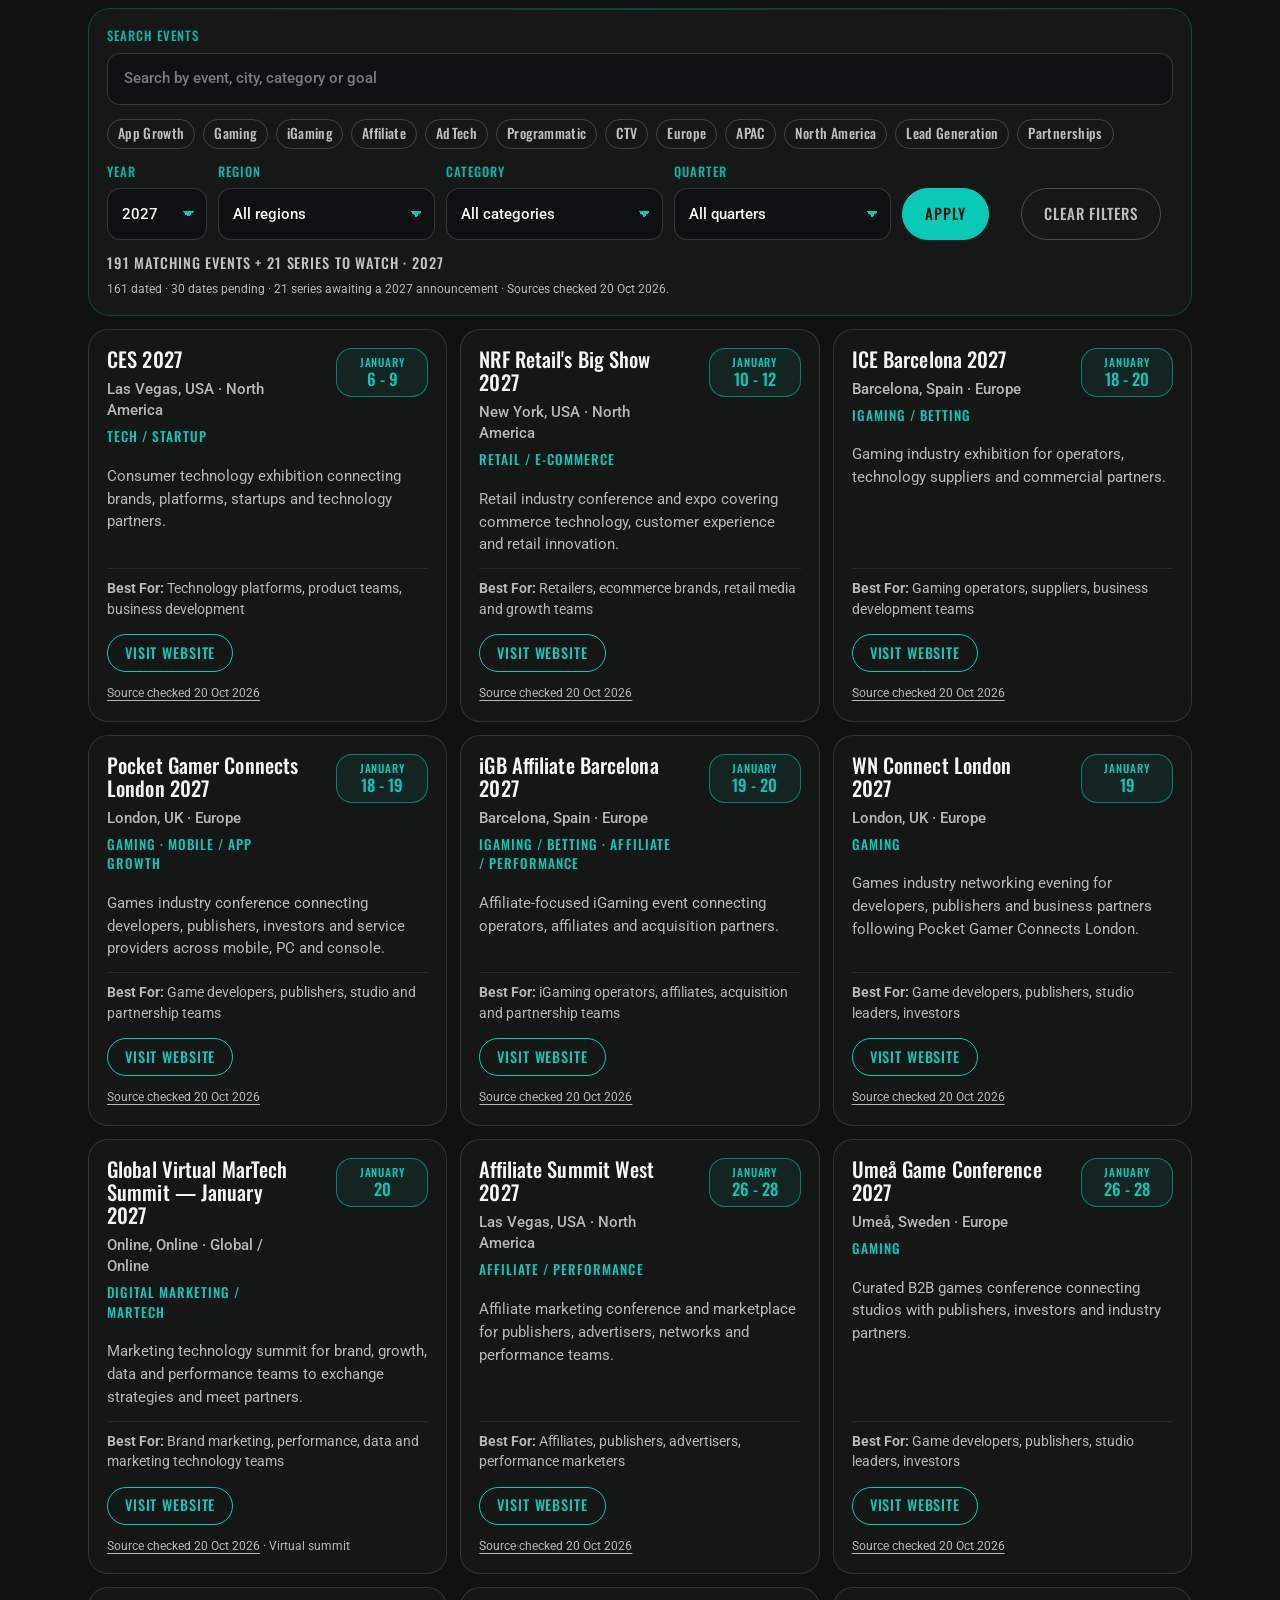
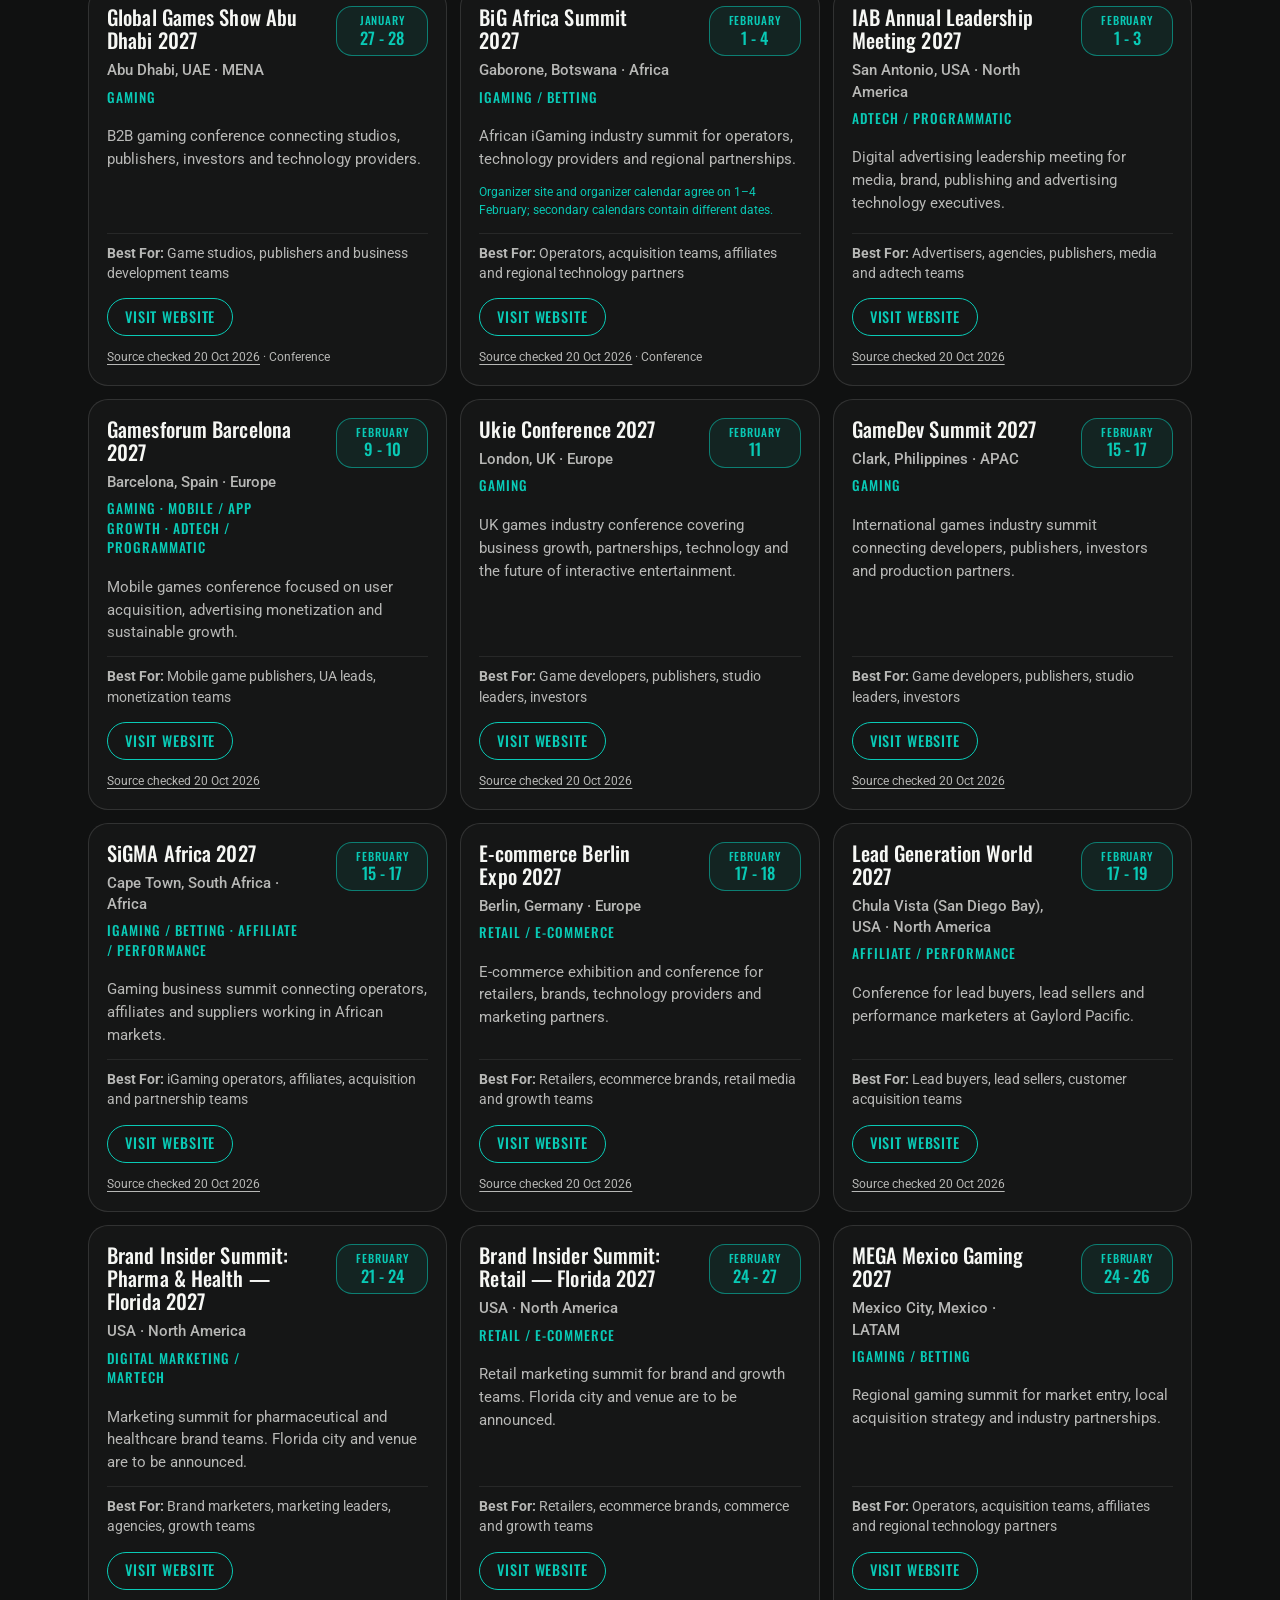
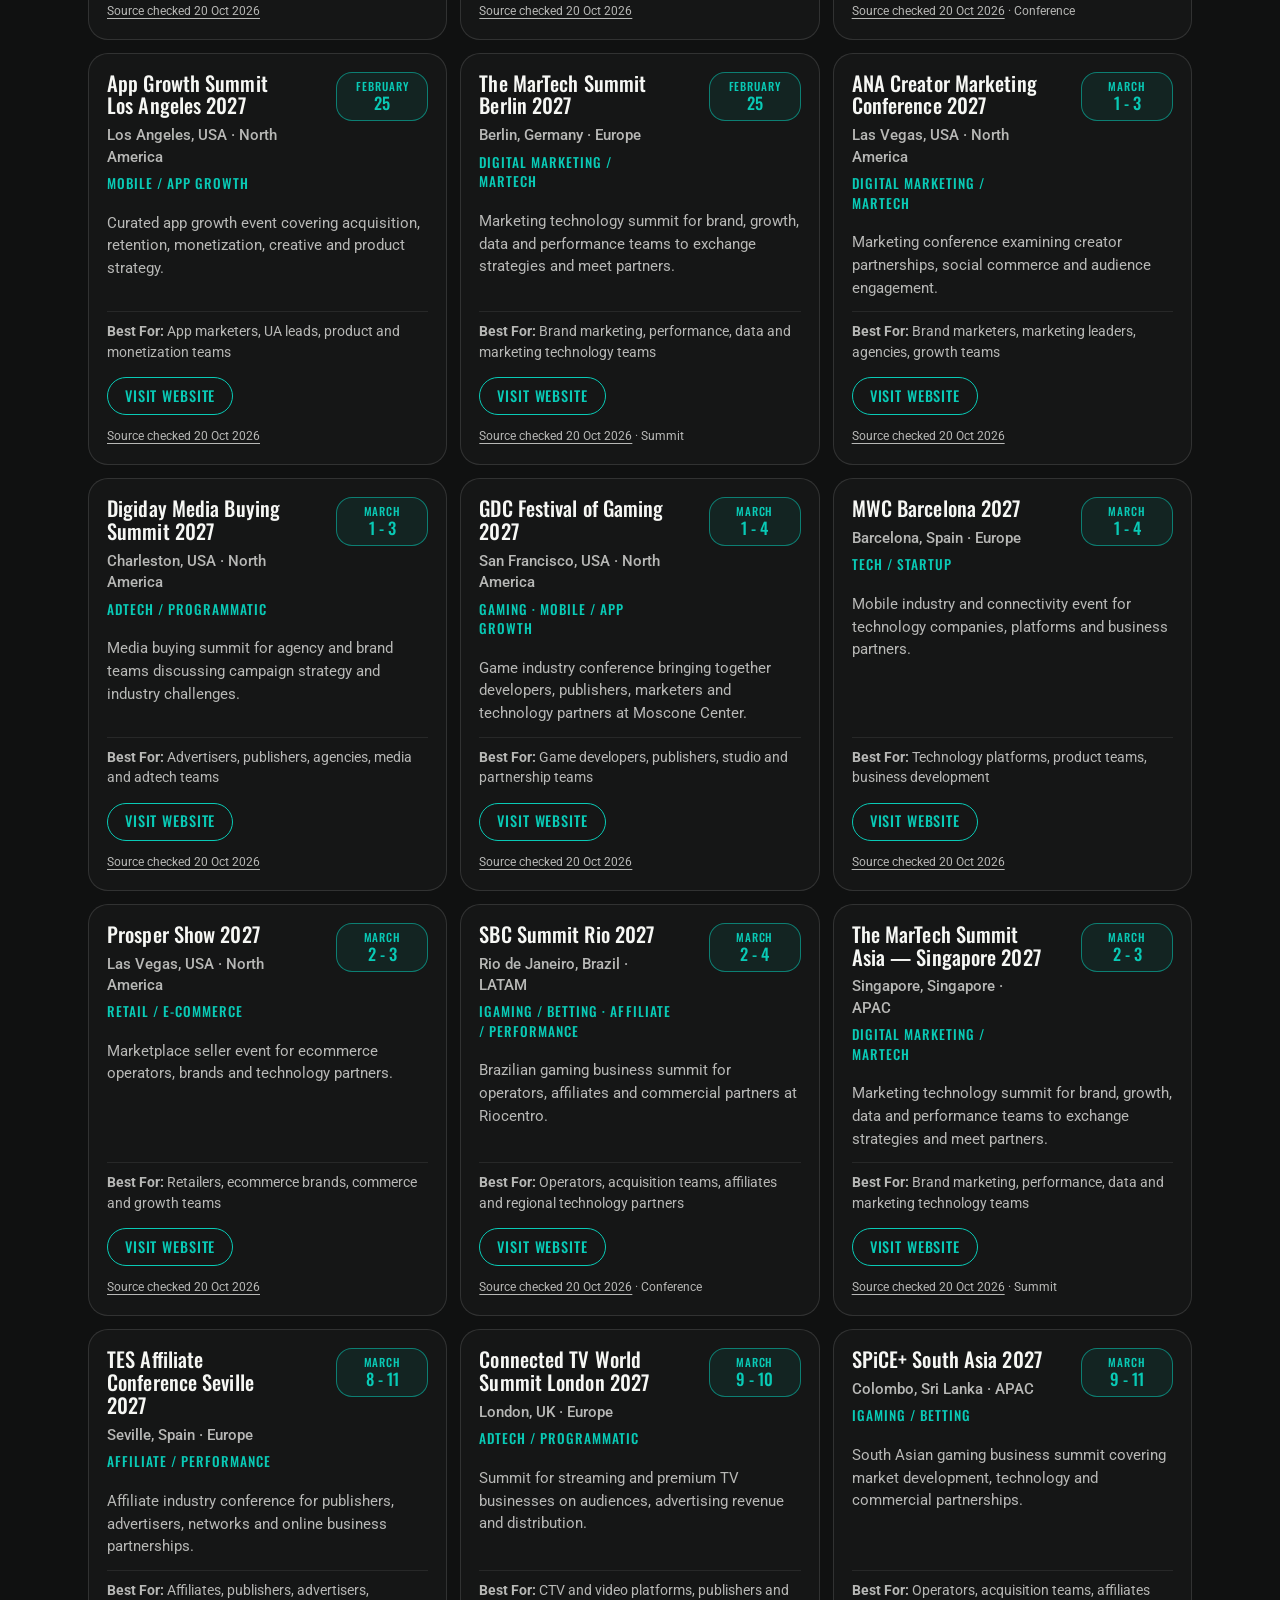
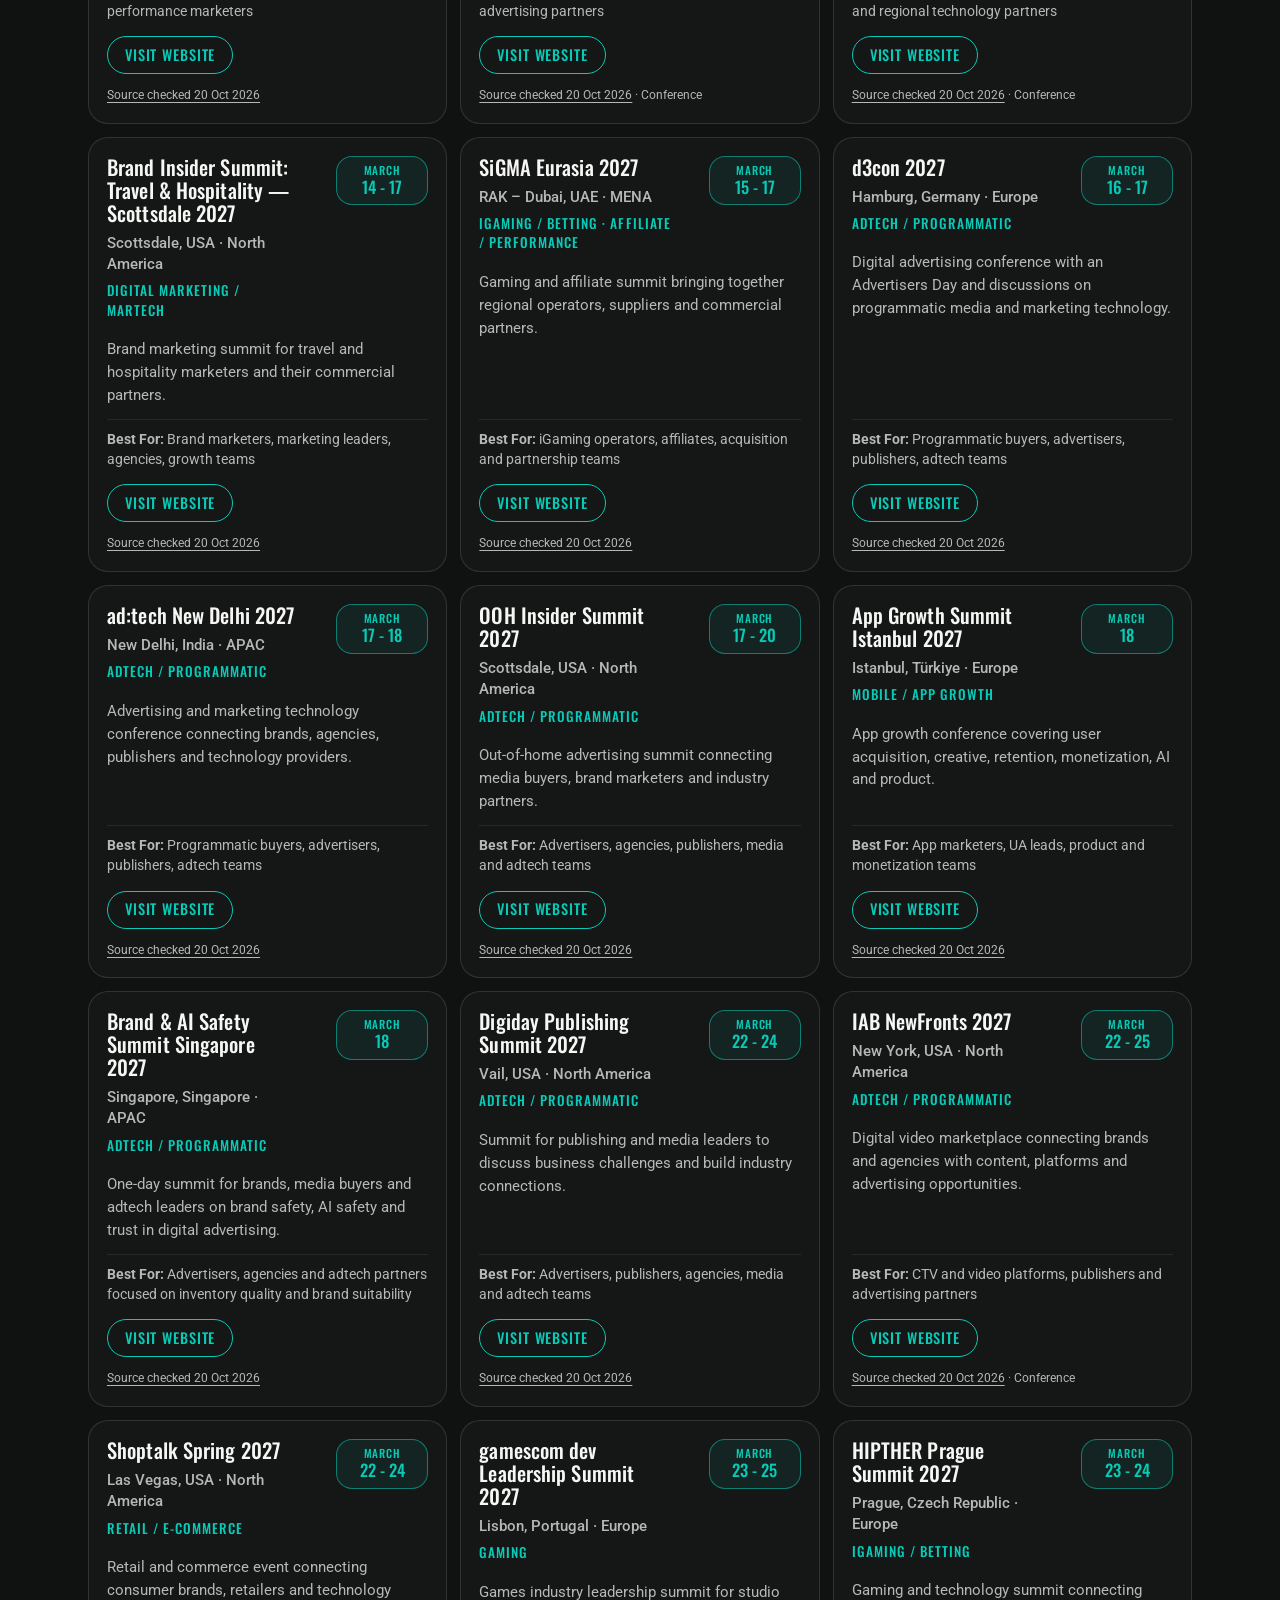
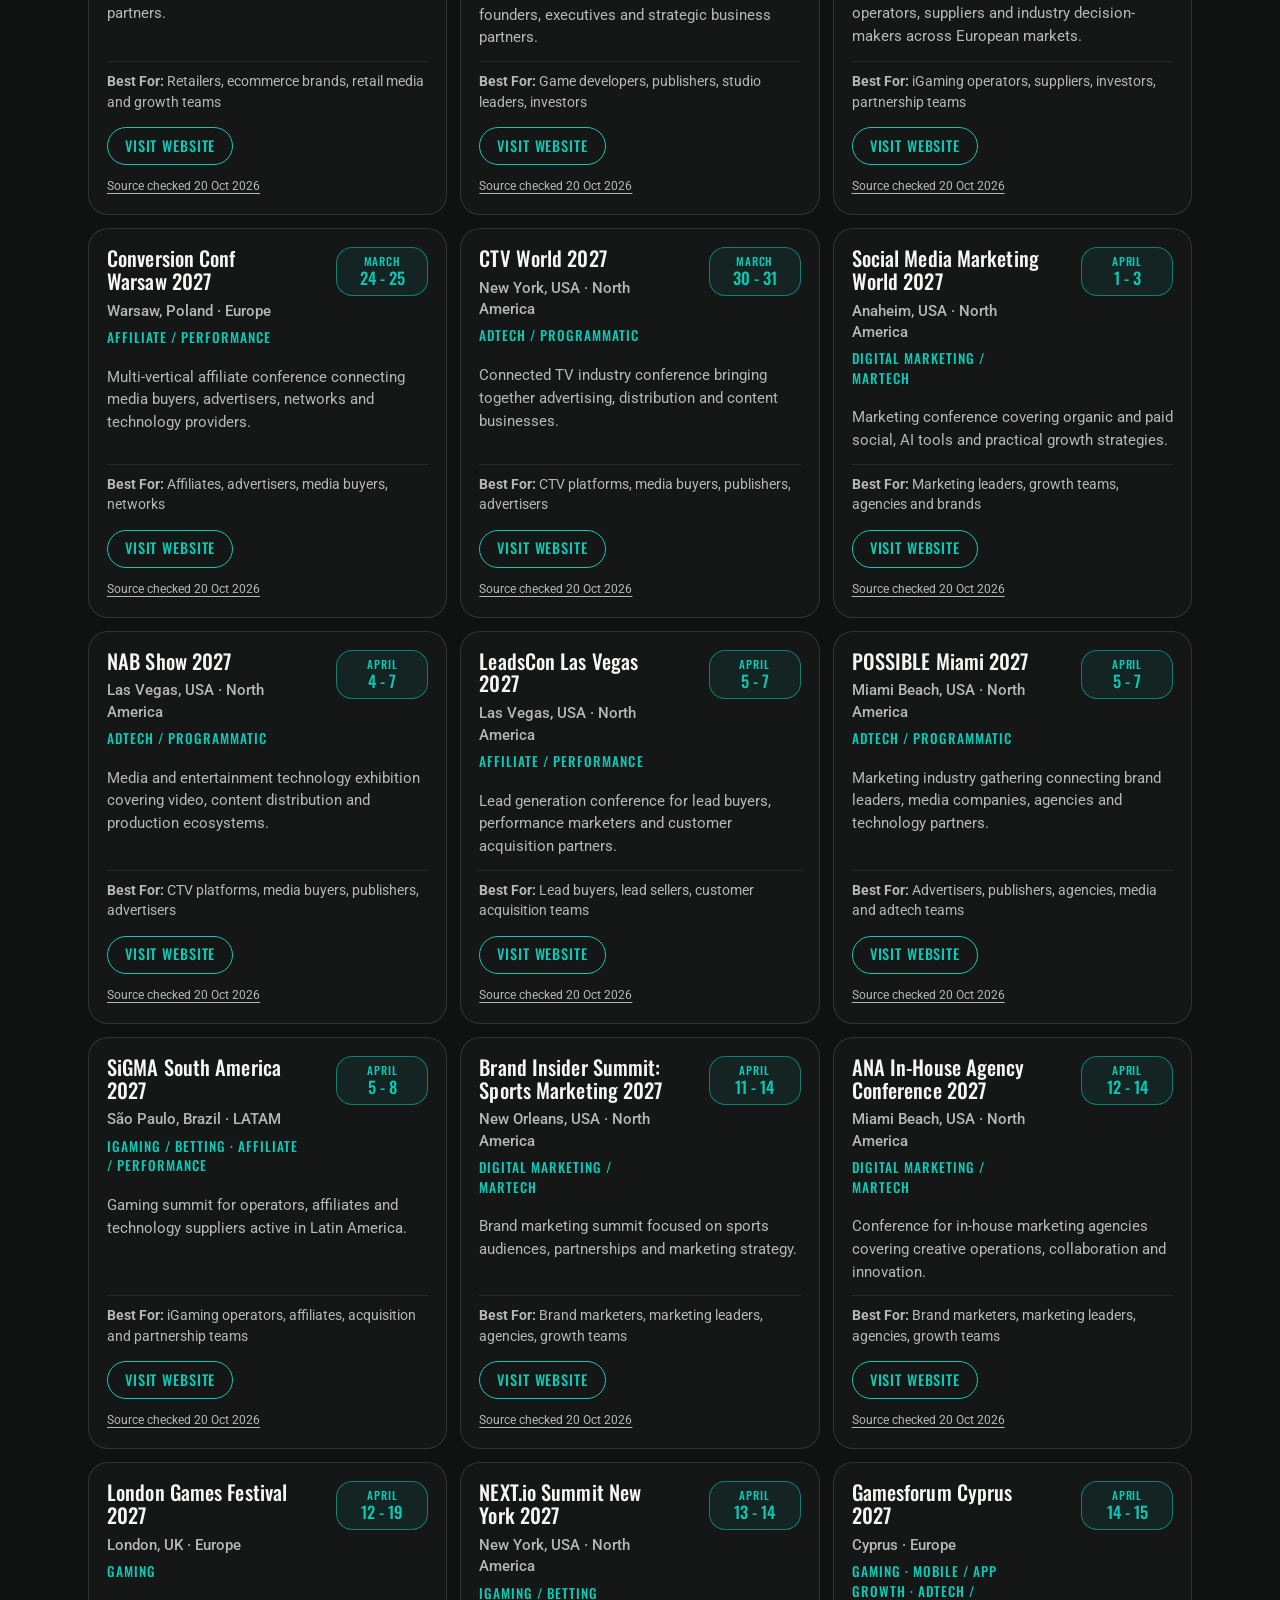
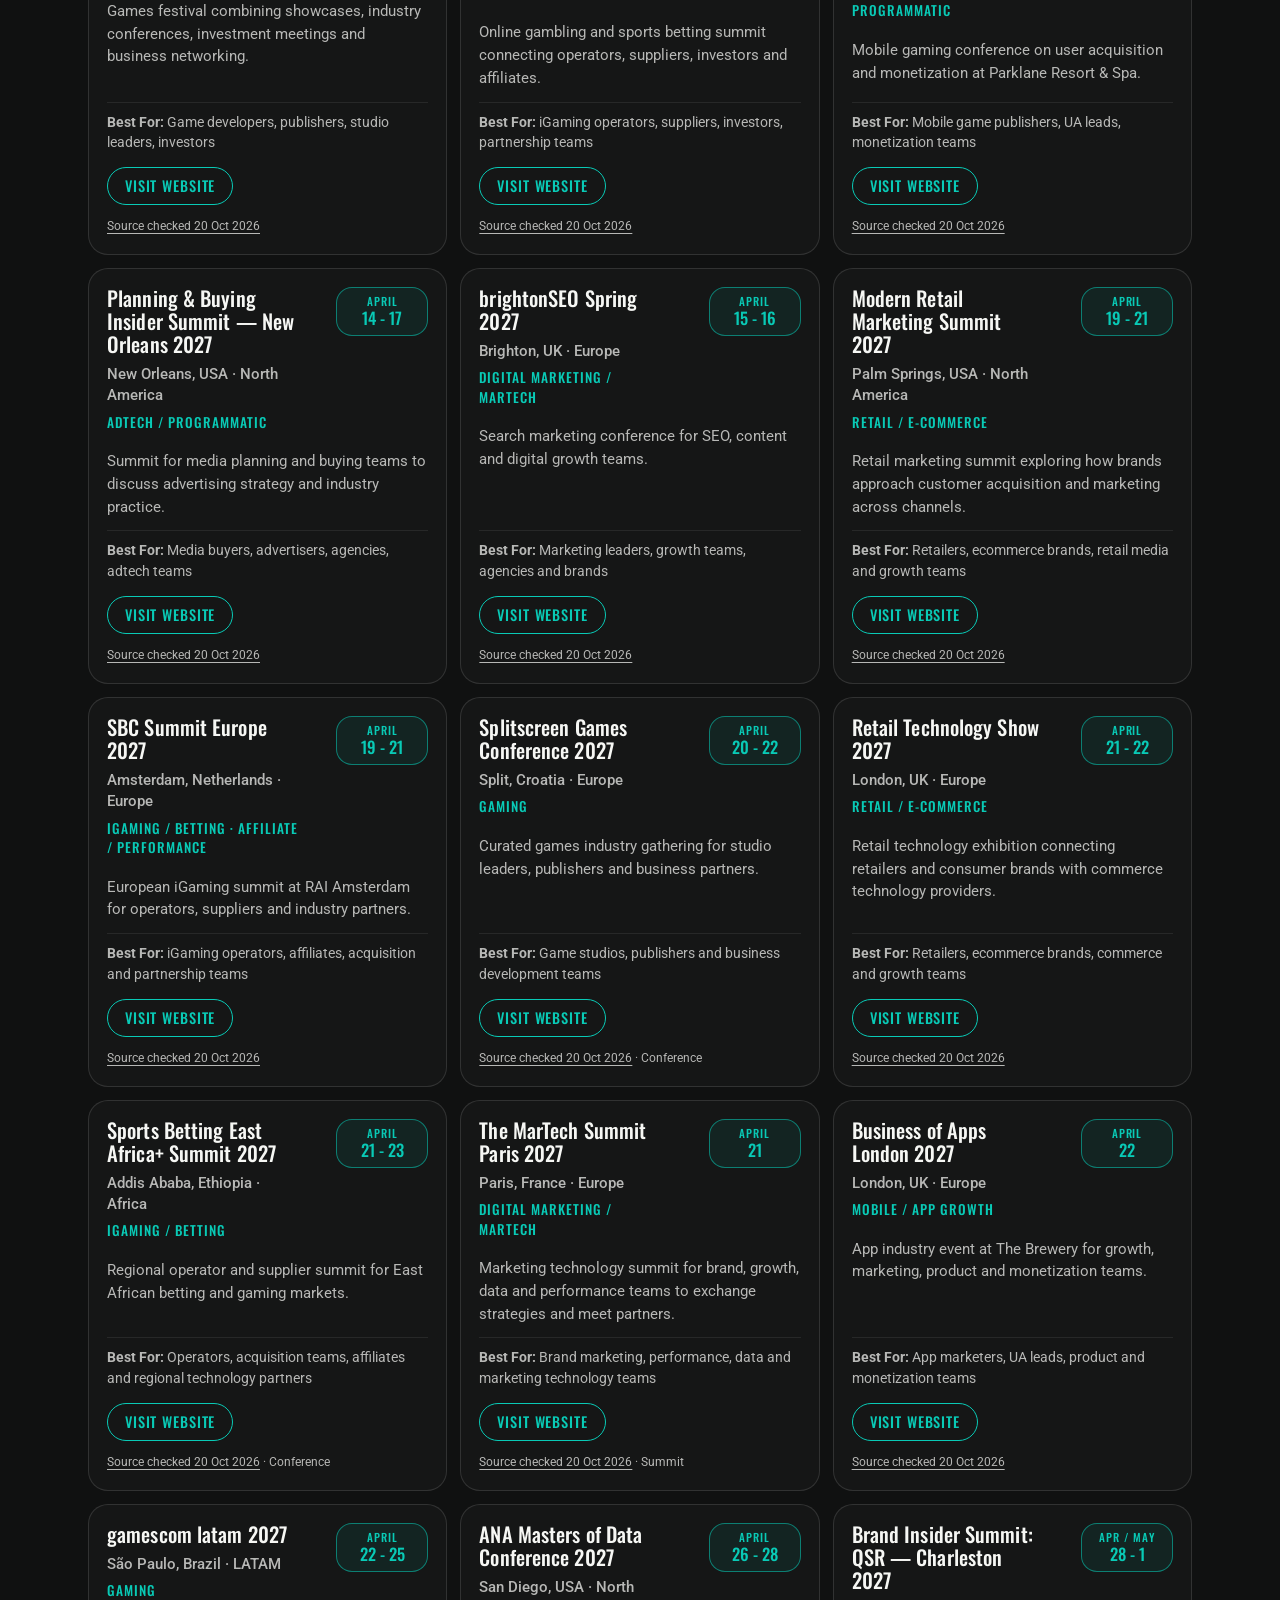
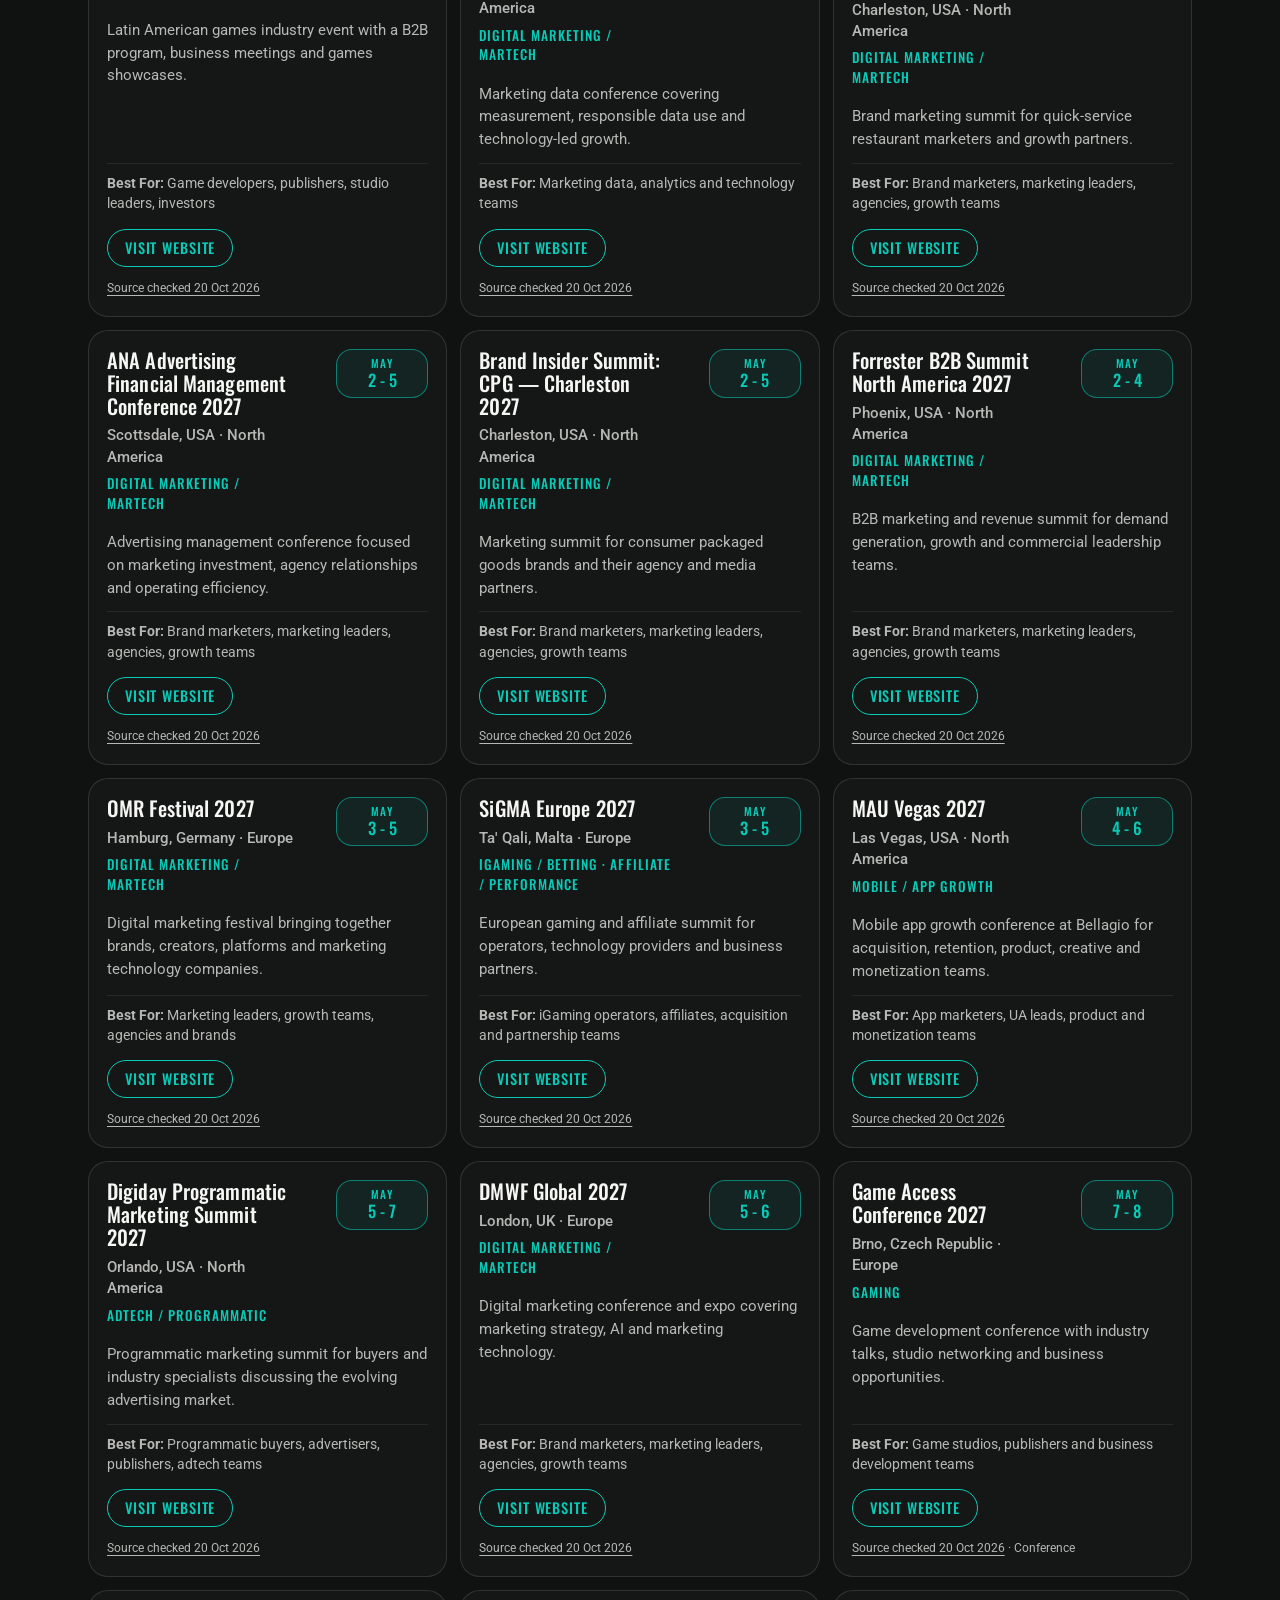
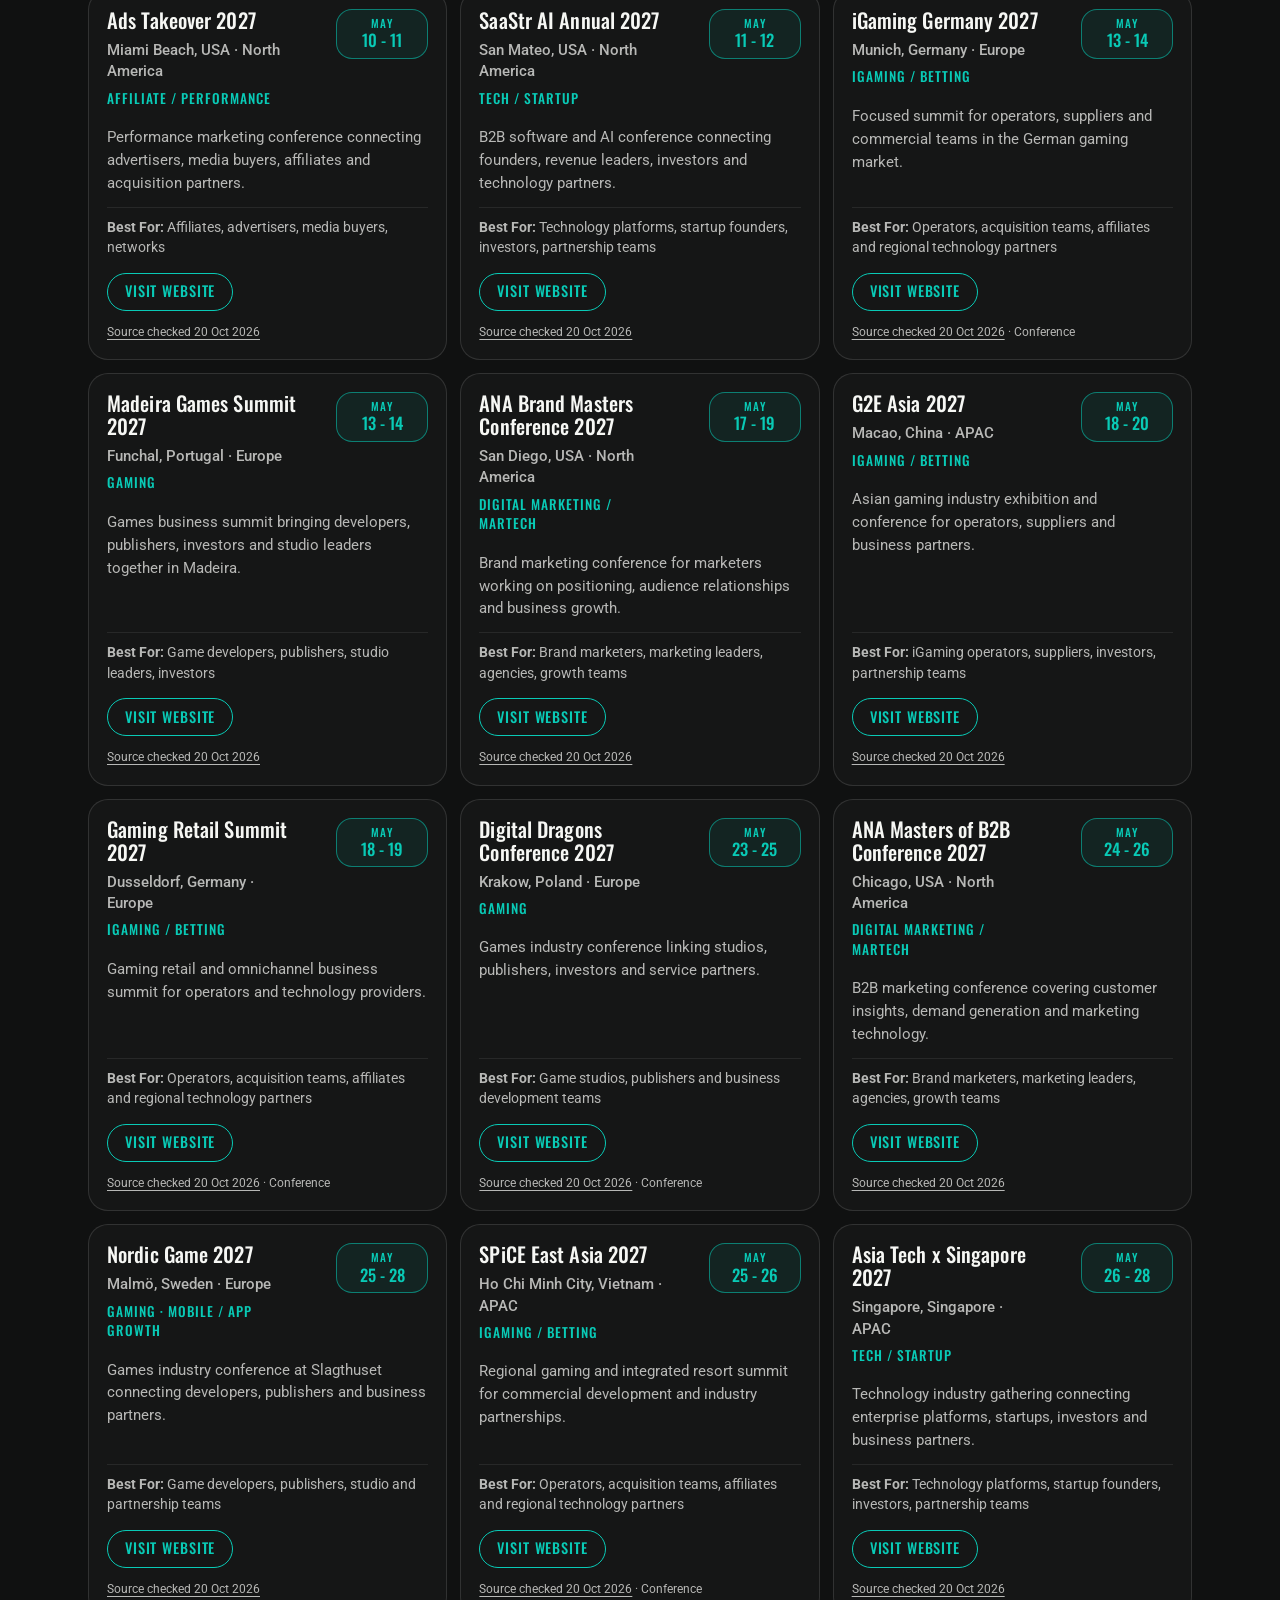
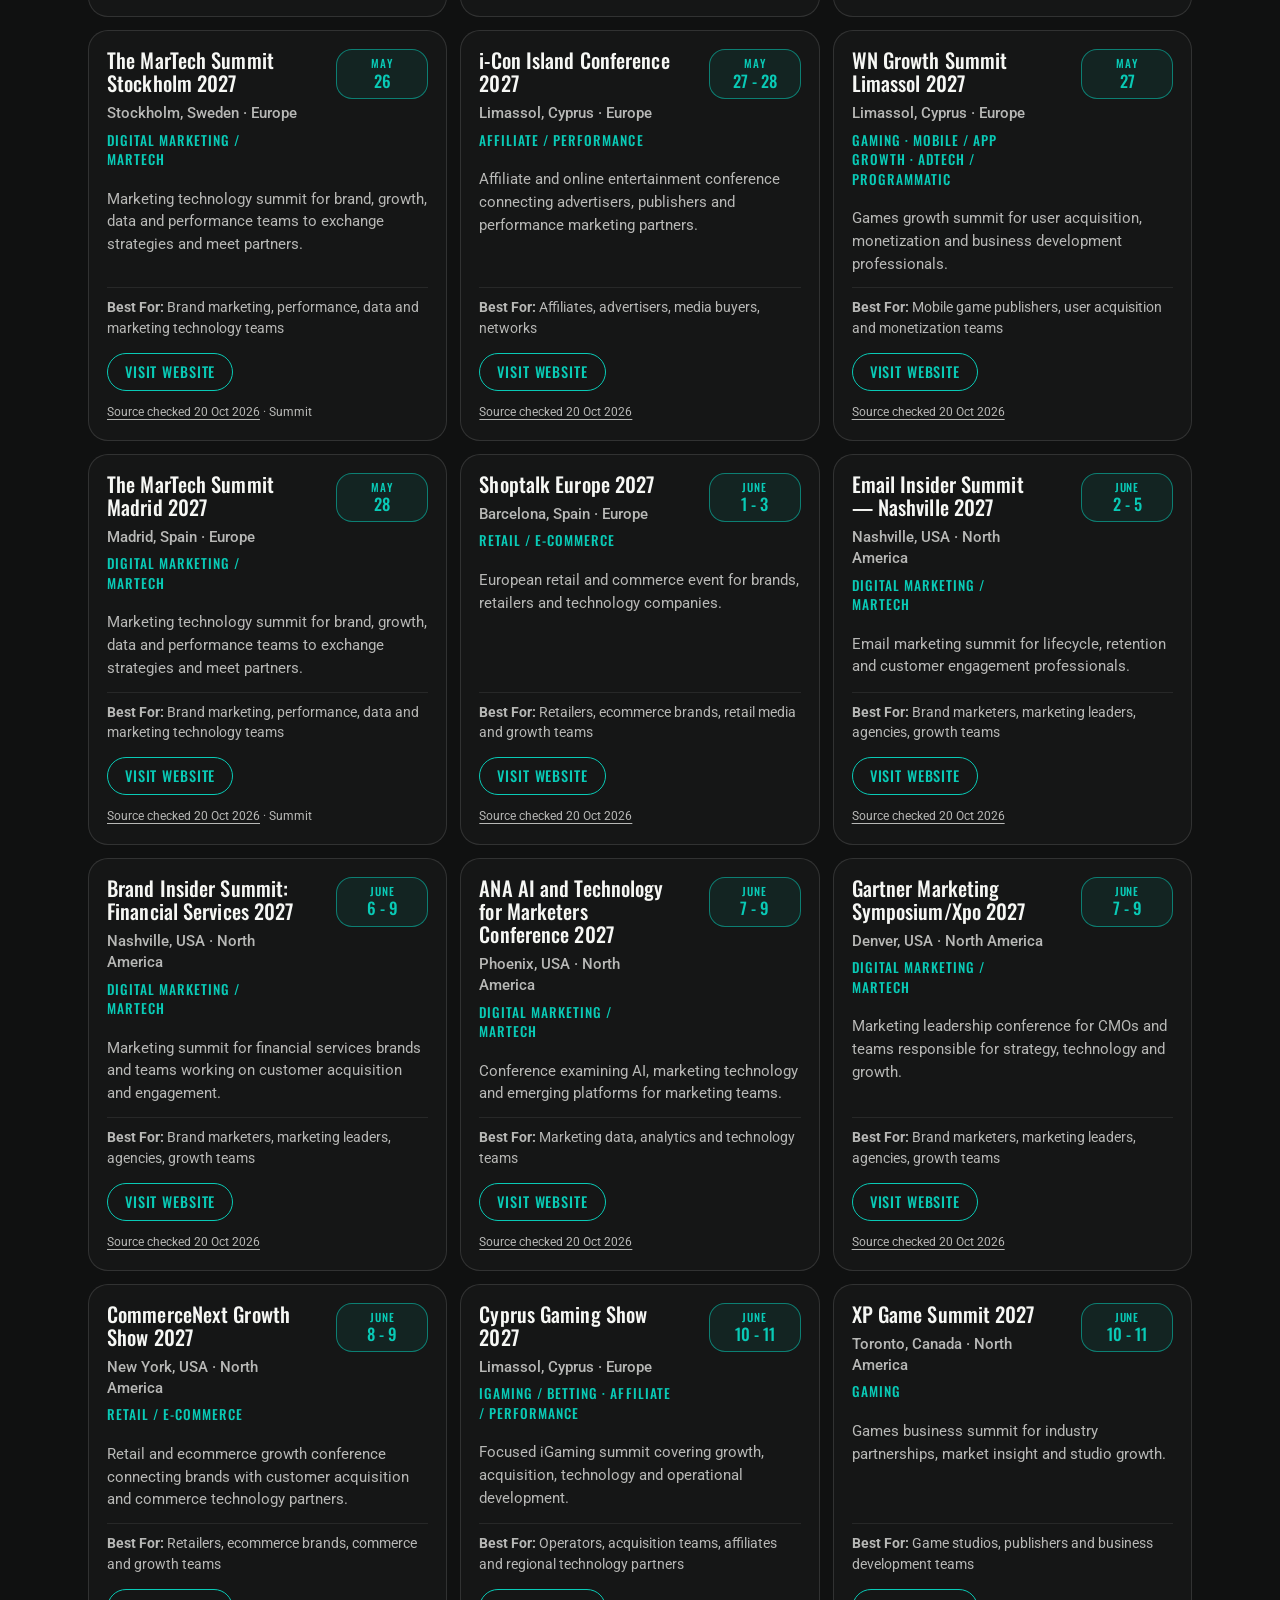
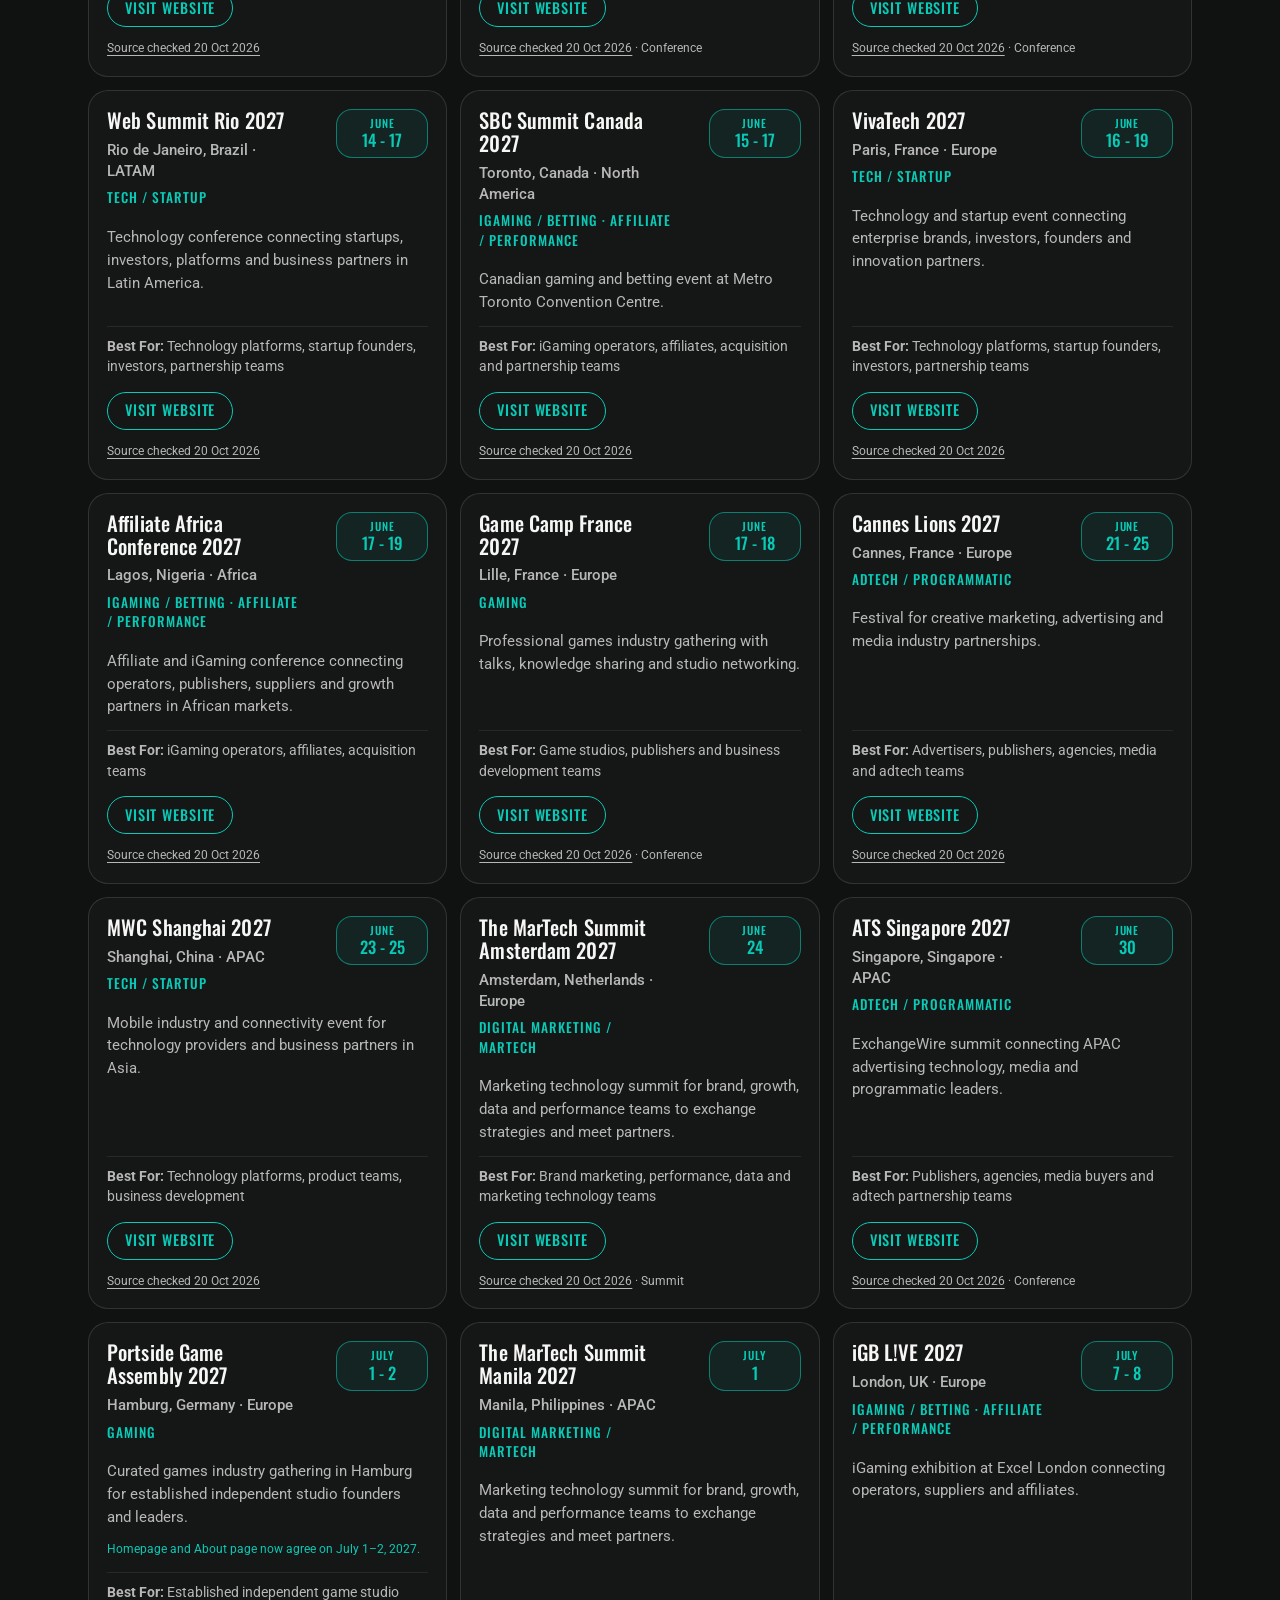
<file: index.html>
<!doctype html>
<html lang="en">
<head>
  <meta charset="utf-8">
  <meta name="viewport" content="width=device-width, initial-scale=1">
  <meta name="description" content="Find 2027 app growth, gaming, adtech and affiliate events, including announced editions awaiting dates. Explore the 2026 archive.">
  <title>App Growth Event Radar 2027 | BidMatrix</title>
  <link rel="icon" href="data:,">
  <link rel="stylesheet" href="styles.css?v=2027-20261020-r2">
</head>
<body>
  <main class="widget-shell">
    <section class="search-panel" aria-label="Search events by year">
      <label class="search-box" for="searchInput">
        <span>Search events</span>
        <input id="searchInput" type="search" placeholder="Search by event, city, category or goal">
      </label>

      <div class="quick-filters" aria-label="Quick filters">
        <button type="button" class="chip" data-filter-type="category" data-filter-field="mainCategory" data-filter-value="Mobile / App Growth">App Growth</button>
        <button type="button" class="chip" data-filter-type="category" data-filter-field="verticalTags" data-filter-value="Gaming">Gaming</button>
        <button type="button" class="chip" data-filter-type="category" data-filter-field="verticalTags" data-filter-value="iGaming">iGaming</button>
        <button type="button" class="chip" data-filter-type="category" data-filter-field="verticalTags" data-filter-value="Affiliate">Affiliate</button>
        <button type="button" class="chip" data-filter-type="category" data-filter-field="verticalTags" data-filter-value="AdTech">AdTech</button>
        <button type="button" class="chip" data-filter-type="category" data-filter-field="verticalTags" data-filter-value="Programmatic">Programmatic</button>
        <button type="button" class="chip" data-filter-type="category" data-filter-field="verticalTags" data-filter-value="CTV">CTV</button>
        <button type="button" class="chip" data-filter-type="region" data-filter-field="region" data-filter-value="Europe">Europe</button>
        <button type="button" class="chip" data-filter-type="region" data-filter-field="region" data-filter-value="APAC">APAC</button>
        <button type="button" class="chip" data-filter-type="region" data-filter-field="region" data-filter-value="North America">North America</button>
        <button type="button" class="chip" data-filter-type="goalTags" data-filter-field="goalTags" data-filter-value="Lead generation">Lead Generation</button>
        <button type="button" class="chip" data-filter-type="goalTags" data-filter-field="goalTags" data-filter-value="Partnerships">Partnerships</button>
      </div>

      <div class="filter-controls">
        <label for="yearFilter">
          <span>Year</span>
          <select id="yearFilter" data-filter="year"></select>
        </label>
        <label for="regionFilter">
          <span>Region</span>
          <select id="regionFilter" data-filter="region"></select>
        </label>
        <label for="mainCategoryFilter">
          <span>Category</span>
          <select id="mainCategoryFilter" data-filter="mainCategory"></select>
        </label>
        <label for="quarterFilter">
          <span>Quarter</span>
          <select id="quarterFilter" data-filter="quarter"></select>
        </label>
        <button type="button" id="applyFilters" class="primary-button">Apply</button>
        <button type="button" id="clearFilters" class="secondary-button">Clear filters</button>
      </div>

      <p id="resultCount" class="result-count">Loading events...</p>
      <p id="dataNote" class="data-note"></p>
      <p id="activeFilters" class="active-filters" hidden></p>
    </section>

    <section class="events-section" aria-live="polite">
      <div id="eventsGrid" class="events-grid"></div>
      <div id="emptyState" class="empty-state" hidden>
        <h2>No matching events found</h2>
        <p>Try changing your search or selecting broader filters.</p>
        <button type="button" class="empty-clear secondary-button">Clear filters</button>
      </div>
    </section>
  </main>

  <script src="script.js?v=2027-20261020-r2"></script>
</body>
</html>
</file>
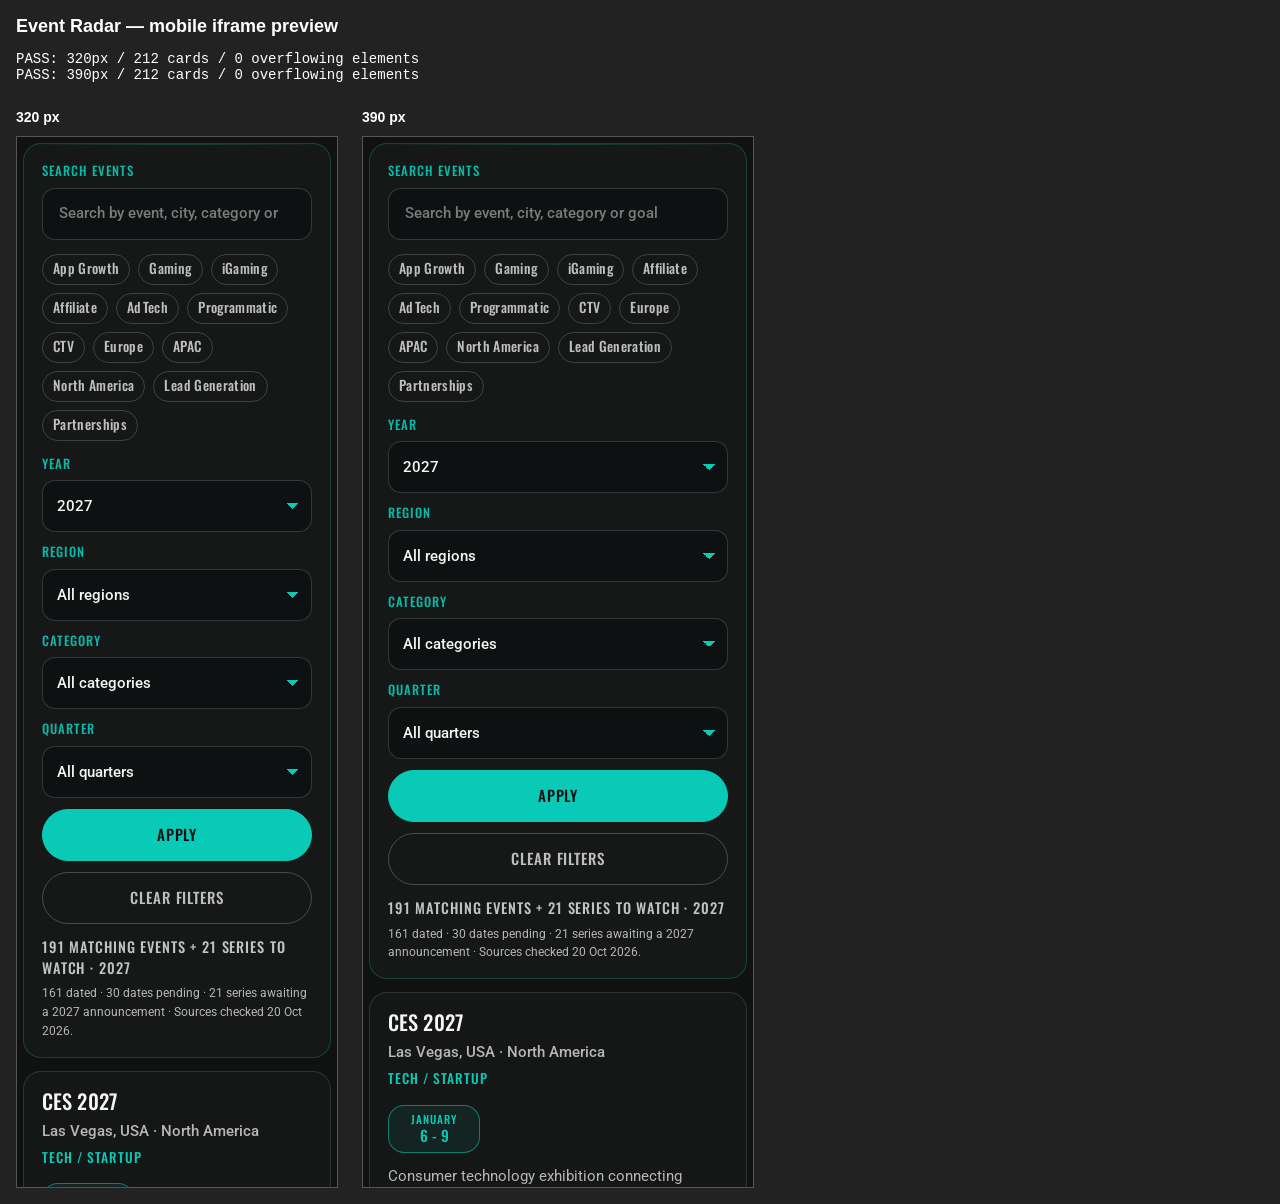
<file: qa/responsive-preview.html>
<!doctype html>
<html lang="en">
<head><meta charset="utf-8"><meta name="viewport" content="width=device-width, initial-scale=1"><title>Event Radar responsive QA</title>
<style>body{margin:16px;background:#222;color:#fff;font:14px Arial}main{display:flex;gap:24px;align-items:start}h1{font-size:18px}h2{font-size:14px}iframe{display:block;border:1px solid #555;height:1050px}</style></head>
<body><h1>Event Radar — mobile iframe preview</h1><pre id="results" aria-live="polite">Checking embedded layouts…</pre><main>
<section><h2>320 px</h2><iframe src="../" title="320 px mobile preview" width="320"></iframe></section>
<section><h2>390 px</h2><iframe src="../" title="390 px mobile preview" width="390"></iframe></section>
</main>
<script>
const started = Date.now();
const timer = setInterval(() => {
  const frames = [...document.querySelectorAll('iframe')];
  if (!frames.every(frame => frame.contentDocument?.querySelectorAll('.event-card').length)) {
    if (Date.now() - started > 10000) {
      document.querySelector('#results').textContent = 'FAIL: embedded event lists did not load.';
      clearInterval(timer);
    }
    return;
  }
  document.querySelector('#results').textContent = frames.map(frame => {
    const doc = frame.contentDocument;
    const width = doc.documentElement.clientWidth;
    const overflow = [...doc.querySelectorAll('.search-panel, .event-card, input, select, button, .date-badge')]
      .filter(el => { const r = el.getBoundingClientRect(); return r.right > width + 1 || r.left < 0; });
    const fits = doc.documentElement.scrollWidth === width && !overflow.length;
    return `${fits ? 'PASS' : 'FAIL'}: ${width}px / ${doc.querySelectorAll('.event-card').length} cards / ${overflow.length} overflowing elements`;
  }).join('\n');
  clearInterval(timer);
}, 100);
</script>
</body></html>
</file>
<file: styles.css>
@import url("https://fonts.googleapis.com/css2?family=Oswald:wght@400;500;600;700&family=Roboto:wght@400;500;700&display=swap");

:root {
  --bg: #101111;
  --panel: rgba(255, 255, 255, 0.028);
  --panel-soft: rgba(255, 255, 255, 0.04);
  --field: rgba(4, 8, 8, 0.38);
  --line: rgba(255, 255, 255, 0.115);
  --line-accent: rgba(9, 202, 182, 0.25);
  --line-strong: rgba(9, 202, 182, 0.48);
  --text: #f6f7f4;
  --muted: rgba(246, 247, 244, 0.72);
  --muted-2: #09CAB6;
  --accent: #09CAB6;
  --accent-hover: #23d9c8;
  --black: #071010;
  --shadow: none;
}

* {
  box-sizing: border-box;
}

body {
  margin: 0;
  color: var(--text);
  background: var(--bg);
  font-family: Roboto, Arial, sans-serif;
  line-height: 1.45;
  overflow-x: hidden;
}

a {
  color: inherit;
}

button,
input,
select {
  font: inherit;
}

.widget-shell {
  width: min(1120px, 100%);
  margin: 0 auto;
  padding: 8px;
  position: relative;
}

.search-panel,
.event-card,
.empty-state {
  border: 1px solid var(--line);
  background: var(--panel);
  box-shadow: var(--shadow);
}

.search-panel {
  position: relative;
  overflow: hidden;
  padding: 18px 18px 16px;
  border-color: var(--line-accent);
  border-radius: 22px;
}

.search-panel::before {
  content: "";
  position: absolute;
  inset: 0 0 auto;
  height: 1px;
  background: linear-gradient(90deg, transparent, rgba(9, 202, 182, 0.42), transparent);
  opacity: 0.6;
}

h1,
h2,
p {
  margin-top: 0;
}

label {
  display: grid;
  gap: 7px;
  min-width: 0;
  color: var(--muted);
  font-family: Oswald, Arial, sans-serif;
  font-size: 0.86rem;
  font-weight: 500;
}

label span {
  color: rgba(9, 202, 182, 0.9);
  font-size: 0.8rem;
  font-weight: 500;
  letter-spacing: 0.08em;
  text-transform: uppercase;
}

input,
select {
  width: 100%;
  min-height: 52px;
  color: var(--text);
  background-color: var(--field);
  border: 1px solid rgba(255, 255, 255, 0.16);
  border-radius: 13px;
  outline: none;
  transition: border-color 160ms ease, box-shadow 160ms ease, background-color 160ms ease;
}

input {
  padding: 0 16px;
  font-family: Roboto, Arial, sans-serif;
  font-size: 0.96rem;
}

input::placeholder {
  color: rgba(255, 255, 255, 0.45);
}

select {
  appearance: none;
  padding: 0 40px 0 14px;
  font-family: Roboto, Arial, sans-serif;
  font-size: 0.95rem;
  background-image:
    linear-gradient(45deg, transparent 50%, var(--accent) 50%),
    linear-gradient(135deg, var(--accent) 50%, transparent 50%);
  background-position:
    calc(100% - 18px) 50%,
    calc(100% - 12px) 50%;
  background-size: 6px 6px, 6px 6px;
  background-repeat: no-repeat;
}

input:hover,
select:hover {
  border-color: rgba(9, 202, 182, 0.36);
  background-color: rgba(4, 8, 8, 0.48);
}

input:focus,
select:focus {
  border-color: var(--accent);
  box-shadow: 0 0 0 1px rgba(9, 202, 182, 0.26);
}

.quick-filters {
  display: flex;
  flex-wrap: wrap;
  gap: 8px;
  margin: 14px 0 2px;
}

.chip {
  min-height: 30px;
  padding: 0 10px;
  color: rgba(255, 255, 255, 0.72);
  background: transparent;
  border: 1px solid rgba(255, 255, 255, 0.18);
  border-radius: 999px;
  cursor: pointer;
  font-family: Oswald, Arial, sans-serif;
  font-size: 0.86rem;
  font-weight: 500;
  letter-spacing: 0.025em;
  transition: background-color 160ms ease, border-color 160ms ease, color 160ms ease, transform 160ms ease;
}

.chip:hover {
  border-color: var(--line-strong);
  color: var(--accent);
  background: rgba(9, 202, 182, 0.08);
  transform: translateY(-1px);
}

.chip.is-active {
  color: var(--accent);
  background: rgba(9, 202, 182, 0.1);
  border-color: var(--accent);
  box-shadow: none;
}

.filter-controls {
  display: grid;
  grid-template-columns: 100px repeat(3, minmax(0, 1fr)) 108px 152px;
  gap: 11px;
  margin-top: 14px;
  align-items: end;
}

.primary-button,
.secondary-button {
  min-height: 52px;
  padding: 0 22px;
  border-radius: 999px;
  cursor: pointer;
  font-family: Oswald, Arial, sans-serif;
  font-size: 0.94rem;
  font-weight: 500;
  letter-spacing: 0.06em;
  text-transform: uppercase;
  white-space: nowrap;
  transition: background-color 160ms ease, border-color 160ms ease, color 160ms ease, transform 160ms ease;
}

#applyFilters,
#clearFilters {
  justify-self: start;
}

.active-filters,
.source-note,
.access-note,
.date-note {
  color: var(--muted);
  font-size: 0.78rem;
  line-height: 1.5;
}

.active-filters {
  margin: 10px 0 0;
}

.source-note {
  margin: 12px 0 0;
}

.source-note a {
  text-underline-offset: 3px;
}

.date-note {
  color: var(--accent);
}

.access-note {
  margin-bottom: 14px;
}

.event-card.is-watchlist {
  border-style: dashed;
}

.event-card.is-watchlist .date-badge {
  font-size: 0.9rem;
  white-space: normal;
}

.chip:disabled {
  opacity: 0.4;
  cursor: default;
}

.primary-button {
  color: var(--black);
  background: var(--accent);
  border: 1px solid var(--accent);
}

.primary-button:hover {
  background: var(--accent-hover);
  border-color: var(--accent-hover);
  transform: translateY(-1px);
}

.secondary-button {
  color: rgba(255, 255, 255, 0.72);
  background: transparent;
  border: 1px solid rgba(255, 255, 255, 0.22);
}

.secondary-button:hover {
  color: var(--accent);
  border-color: var(--accent);
  transform: translateY(-1px);
}

.result-count {
  margin: 13px 0 0;
  color: rgba(255, 255, 255, 0.74);
  font-family: Oswald, Arial, sans-serif;
  font-size: 0.9rem;
  font-weight: 500;
  letter-spacing: 0.06em;
  text-transform: uppercase;
}

.data-note {
  margin: 6px 0 0;
  color: var(--muted);
  font-size: 0.78rem;
  line-height: 1.5;
}

.events-section {
  margin-top: 13px;
}

.events-grid {
  display: grid;
  grid-template-columns: repeat(3, minmax(0, 1fr));
  gap: 13px;
}

.event-card {
  display: flex;
  flex-direction: column;
  min-height: 100%;
  padding: 18px;
  border-color: rgba(255, 255, 255, 0.12);
  border-radius: 20px;
  background: rgba(255, 255, 255, 0.025);
  transition: border-color 160ms ease, background-color 160ms ease;
}

.event-card:hover {
  border-color: rgba(9, 202, 182, 0.36);
  background: rgba(255, 255, 255, 0.035);
}

.card-header {
  display: grid;
  grid-template-columns: minmax(0, 1fr) minmax(92px, 116px);
  gap: 14px;
  align-items: start;
  margin-bottom: 12px;
}

.event-card h2 {
  margin-bottom: 8px;
  font-family: Oswald, Arial, sans-serif;
  font-size: clamp(1.28rem, 1.6vw, 1.55rem);
  font-weight: 500;
  line-height: 1.12;
  letter-spacing: 0.005em;
}

.date-badge {
  justify-self: end;
  width: fit-content;
  max-width: 122px;
  min-width: 92px;
  padding: 8px 10px;
  color: var(--accent);
  background: rgba(9, 202, 182, 0.08);
  border: 1px solid rgba(9, 202, 182, 0.55);
  border-radius: 16px;
  text-align: center;
  font-family: Oswald, Arial, sans-serif;
  font-size: clamp(0.94rem, 1.35vw, 1.03rem);
  font-weight: 500;
  line-height: 1.1;
  white-space: nowrap;
}

.date-badge span {
  display: block;
  margin-bottom: 2px;
  font-size: 0.7rem;
  font-weight: 500;
  letter-spacing: 0.08em;
  line-height: 1;
  text-transform: uppercase;
}

.location,
.category,
.description,
.best-for {
  color: var(--muted);
  font-family: Roboto, Arial, sans-serif;
}

.location,
.category {
  margin-bottom: 6px;
  font-size: 0.92rem;
  font-weight: 500;
}

.category {
  color: var(--accent);
  font-family: Oswald, Arial, sans-serif;
  font-size: 0.84rem;
  font-weight: 500;
  letter-spacing: 0.075em;
  text-transform: uppercase;
}

.description {
  margin-bottom: 12px;
  font-size: 0.95rem;
  line-height: 1.5;
}

.best-for {
  margin-top: auto;
  margin-bottom: 0;
  padding-top: 10px;
  border-top: 1px solid rgba(255, 255, 255, 0.08);
  font-size: 0.9rem;
  line-height: 1.42;
}

.event-link {
  display: inline-flex;
  align-items: center;
  justify-content: center;
  align-self: flex-start;
  min-height: 38px;
  margin-top: 14px;
  padding: 0 17px;
  color: var(--accent);
  background: transparent;
  border: 1px solid var(--accent);
  border-radius: 999px;
  text-decoration: none;
  font-family: Oswald, Arial, sans-serif;
  font-size: 0.9rem;
  font-weight: 500;
  letter-spacing: 0.06em;
  text-transform: uppercase;
  transition: background-color 160ms ease, color 160ms ease, transform 160ms ease;
}

.event-link:hover {
  background: var(--accent-hover);
  color: var(--black);
  transform: translateY(-1px);
}

.event-link[aria-disabled="true"] {
  color: rgba(255, 255, 255, 0.4);
  background: transparent;
  border-color: rgba(255, 255, 255, 0.14);
  pointer-events: none;
}

.empty-state {
  padding: 32px 18px;
  border-color: var(--line-accent);
  border-radius: 20px;
  text-align: center;
}

.empty-state h2 {
  margin-bottom: 8px;
  font-family: Oswald, Arial, sans-serif;
  font-size: 1.4rem;
  font-weight: 500;
  letter-spacing: 0.03em;
}

.empty-state p {
  max-width: 520px;
  margin: 0 auto 16px;
  color: var(--muted);
  font-family: Roboto, Arial, sans-serif;
}

.empty-clear {
  padding: 0 18px;
}

.pending-heading {
  grid-column: 1 / -1;
  padding-top: 20px;
  border-top: 1px solid var(--line-accent);
}

.pending-heading h2 {
  margin: 0 0 6px;
  font-family: Oswald, Arial, sans-serif;
  font-weight: 500;
}

.pending-heading p {
  margin: 0;
  color: var(--muted);
}

@media (max-width: 920px) {
  .filter-controls {
    grid-template-columns: repeat(3, minmax(0, 1fr));
  }

  #applyFilters,
  #clearFilters {
    width: 100%;
  }

  .events-grid {
    grid-template-columns: repeat(2, minmax(0, 1fr));
  }
}

@media (max-width: 720px) {
  .widget-shell {
    padding: 6px;
  }

  .filter-controls,
  .card-header {
    grid-template-columns: 1fr;
  }

  .card-header {
    gap: 10px;
  }

  .date-badge {
    justify-self: start;
    max-width: 100%;
    min-width: 92px;
    padding: 8px 10px;
  }

  .search-panel,
  .event-card,
  .empty-state {
    border-radius: 18px;
  }

  .events-grid {
    grid-template-columns: 1fr;
  }

  .chip {
    min-height: 31px;
  }

  .primary-button,
  .secondary-button,
  .event-link {
    width: 100%;
  }
}
</file>
